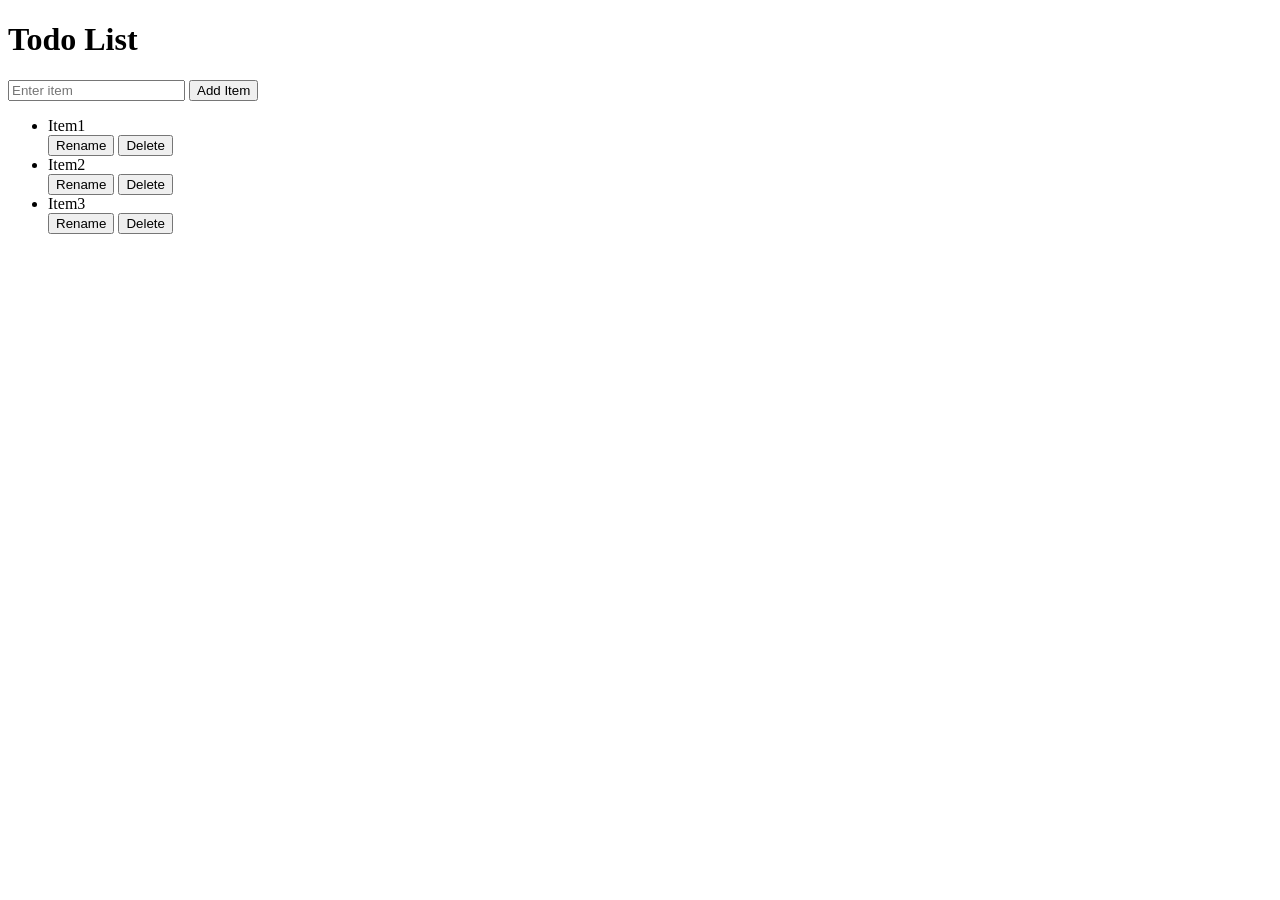
<file: prictice_1/index.html>
<!DOCTYPE html>
<html lang="en">
<head>
    <meta charset="UTF-8">
    <meta name="viewport" content="width=device-width, initial-scale=1.0">
    <title>Document</title>
</head>
<body>
     <!-- <h1>Todo List</h1>
     <ul id="list">
        <li>item-1</li>
        <li>item-2</li>
        <li>item-3</li>
     </ul>
     <input type="text" id="input">
    <button id="button">add Todo</button> -->
    <h1>Todo List</h1>

<div>
    <input type="text" id="addInput" placeholder="Enter item">
    <button id="add">Add Item</button>
</div>

<ul>
    <div class="item">
        <li> Item1 </li>
            <button class="rename">Rename</button>
            <button class="del">Delete</button>
         
    </div>
    <div class="item">
        <li> Item2</li>
            <button class="rename">Rename</button>
            <button class="del">Delete</button>
          
    </div>
    <div class="item">
        <li>Item3</li>
            <button class="rename">Rename</button>
            <button class="del">Delete</button>
          
    </div>
 

</ul>









    <script src="app.js"></script>
</body>
</html>
</file>
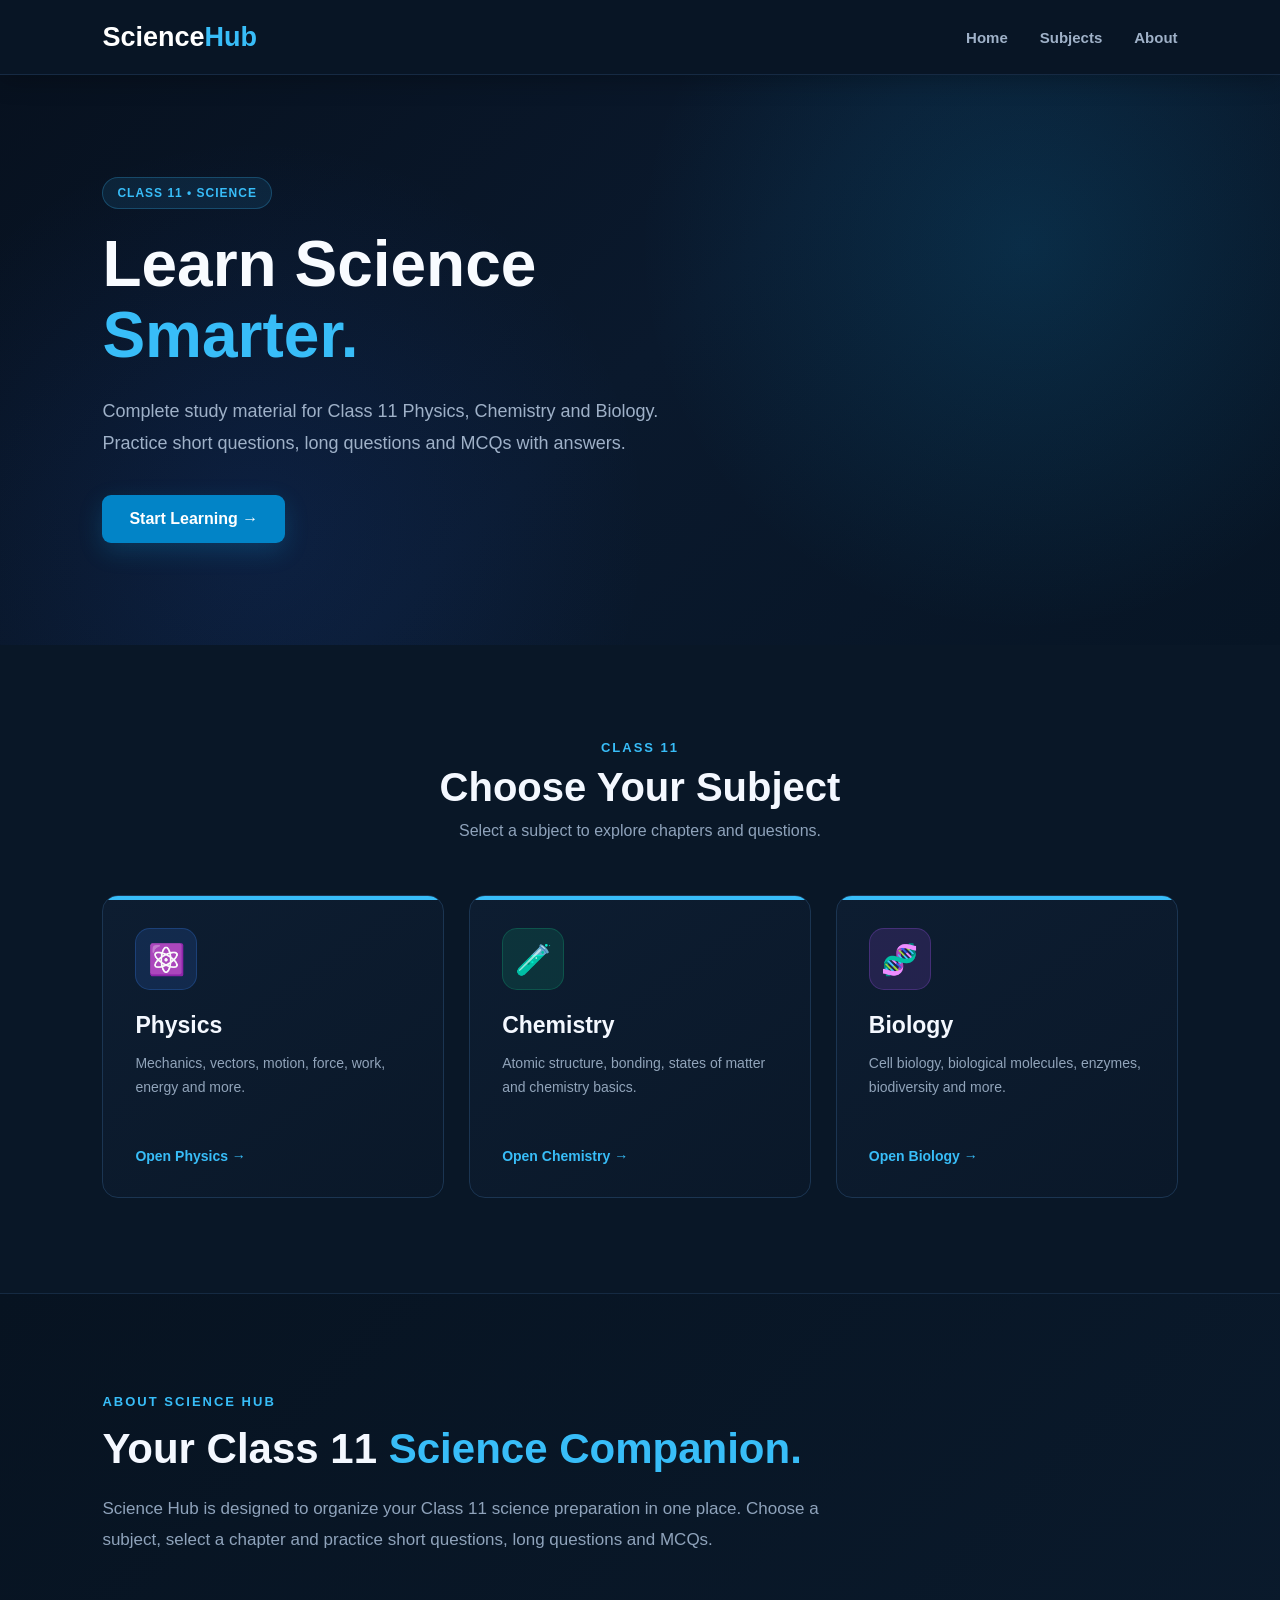
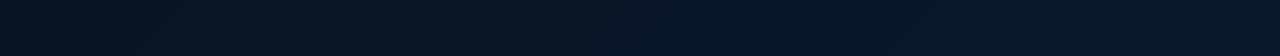
<file: project/index.html>
<!DOCTYPE html>
<html lang="en">

<head>
    <meta charset="UTF-8">
    <meta name="viewport" content="width=device-width, initial-scale=1.0">

    <title>Science Hub - Class 11</title>

    <link rel="stylesheet" href="style.css">
</head>

<body>

   

    <header class="navbar">

        <div class="logo">
            Science<span>Hub</span>
        </div>

        <nav>
            <a href="#home">Home</a>
            <a href="#subjects">Subjects</a>
            <a href="#about">About</a>
        </nav>

    </header>


   

    <section class="hero" id="home">

        <div class="hero-content">

            <div class="badge">
                CLASS 11 • SCIENCE
            </div>

            <h1>
                Learn Science
                <span>Smarter.</span>
            </h1>

            <p>
                Complete study material for Class 11
                Physics, Chemistry and Biology.
                Practice short questions, long questions
                and MCQs with answers.
            </p>

            <a href="#subjects" class="hero-btn">
                Start Learning →
            </a>

        </div>

    </section>




    <section class="subjects" id="subjects">

        <div class="section-title">

            <p>CLASS 11</p>

            <h2>
                Choose Your Subject
            </h2>

            <span>
                Select a subject to explore chapters and questions.
            </span>

        </div>


        <div class="subject-grid">


            
            <div
                class="subject-card physics"
                onclick="openSubject('physics')"
            >

                <div class="subject-icon">
                    ⚛️
                </div>

                <h3>
                    Physics
                </h3>

                <p>
                    Mechanics, vectors, motion,
                    force, work, energy and more.
                </p>

                <button>
                    Open Physics →
                </button>

            </div>


       

            <div
                class="subject-card chemistry"
                onclick="openSubject('chemistry')"
            >

                <div class="subject-icon">
                    🧪
                </div>

                <h3>
                    Chemistry
                </h3>

                <p>
                    Atomic structure, bonding,
                    states of matter and chemistry basics.
                </p>

                <button>
                    Open Chemistry →
                </button>

            </div>


           

            <div
                class="subject-card biology"
                onclick="openSubject('biology')"
            >

                <div class="subject-icon">
                    🧬
                </div>

                <h3>
                    Biology
                </h3>

                <p>
                    Cell biology, biological molecules,
                    enzymes, biodiversity and more.
                </p>

                <button>
                    Open Biology →
                </button>

            </div>

        </div>

    </section>




    <section class="about" id="about">

        <div class="about-content">

            <p class="section-label">
                ABOUT SCIENCE HUB
            </p>

            <h2>
                Your Class 11
                <span>Science Companion.</span>
            </h2>

            <p>
                Science Hub is designed to organize your
                Class 11 science preparation in one place.
                Choose a subject, select a chapter and
                practice short questions, long questions
                and MCQs.
            </p>

        </div>

    </section>


    <!-- ================= JAVASCRIPT ================= -->

    <script src="app.js"></script>

</body>

</html>
</file>
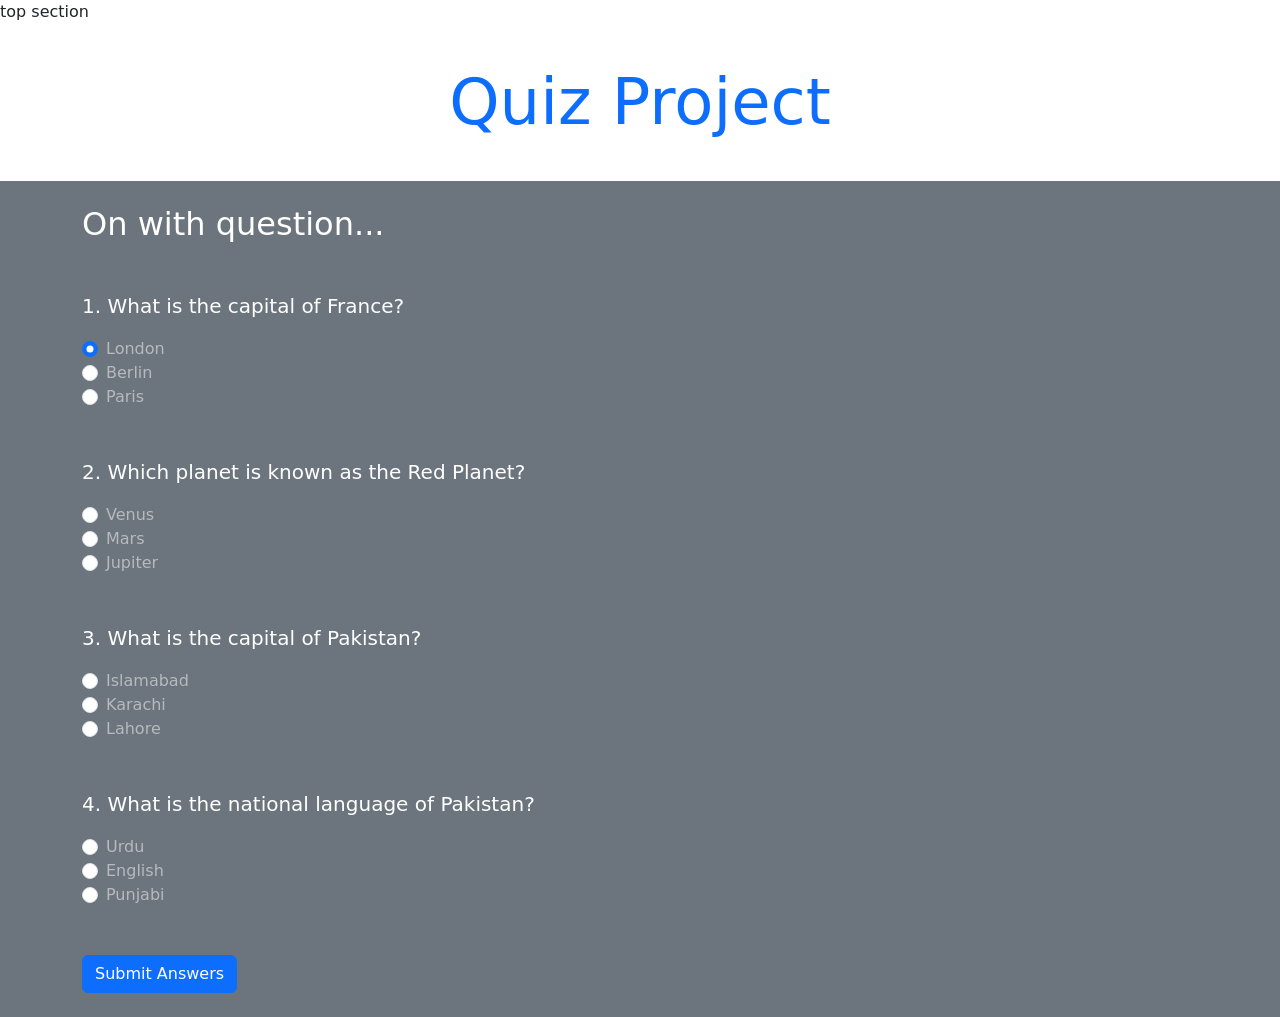
<file: quiz-ptoject/index.html>
<!DOCTYPE html>
<html lang="en">
<head>
    <meta charset="UTF-8">
    <meta name="viewport" content="width=device-width, initial-scale=1.0">
    <link href="https://cdn.jsdelivr.net/npm/bootstrap@5.3.8/dist/css/bootstrap.min.css" rel="stylesheet">
    <title>Document</title>
</head>
<body>
      top section 
  <div class="intro py-3 bg-white text-center">
    <div class="container">
      <h2 class="text-primary display-3 my-4">Quiz Project</h2>
    </div>
  </div>

  <div class="result py-4 bg-white text-center d-none">
    <div class="container lead">
      <p>
        You are <span class="text-primary display-4 p-3">0%</span> Correct
      </p>
    </div>
  </div>

  <div class="quiz py-4 bg-secondary">
    <div class="container">
      <h2 class="my5 text-white">On with question...</h2>

      <form class="quiz-form text-white">
        <div class="my-5">
          <p class="lead font-weight-normal">
            1. What is the capital of France?
          </p>
          <div class="form-check text-white-50 my-2">
            <label class="form-check-label d-block">
              <input type="radio" name="q1" value="a" class="form-check-input" checked />London
            </label>
            <label class="form-check-label d-block">
              <input type="radio" name="q1" value="b" class="form-check-input" />Berlin
            </label>
            <label class="form-check-label d-block">
              <input type="radio" name="q1" value="c" class="form-check-input" />Paris
            </label>
          </div>
        </div>

        <div class="my-5">
          <p class="lead font-weight-normal">
            2. Which planet is known as the Red Planet?
          </p>
          <div class="form-check text-white-50 my-2">
            <label class="form-check-label d-block">
              <input type="radio" name="q2" value="a" class="form-check-input" />Venus
            </label>
            <label class="form-check-label d-block">
              <input type="radio" name="q2" value="b" class="form-check-input" />Mars
            </label>
            <label class="form-check-label d-block">
              <input type="radio" name="q2" value="c" class="form-check-input" />Jupiter
            </label>
          </div>
        </div>

        <div class="my-5">
          <p class="lead font-weight-normal">
            3. What is the capital of Pakistan?
          </p>
          <div class="form-check text-white-50 my-2">
            <label class="form-check-label d-block">
              <input type="radio" name="q3" value="a" class="form-check-input" />Islamabad
            </label>
            <label class="form-check-label d-block">
              <input type="radio" name="q3" value="b" class="form-check-input" />Karachi
            </label>
            <label class="form-check-label d-block">
              <input type="radio" name="q3" value="c" class="form-check-input" />Lahore
            </label>
          </div>
        </div>

        <div class="my-5">
          <p class="lead font-weight-normal">
            4. What is the national language of Pakistan?
          </p>
          <div class="form-check text-white-50 my-2">
            <label class="form-check-label d-block">
              <input type="radio" name="q4" value="a" class="form-check-input" />Urdu
            </label>
            <label class="form-check-label d-block">
              <input type="radio" name="q4" value="b" class="form-check-input" />English
            </label>
            <label class="form-check-label d-block">
              <input type="radio" name="q4" value="c" class="form-check-input" />Punjabi
            </label>
          </div>
        </div>


        <input type="submit" class="btn btn-primary" value="Submit Answers" />
      </form>
    </div>
  </div>

  <script src="https://cdn.jsdelivr.net/npm/bootstrap@5.3.3/dist/js/bootstrap.bundle.min.js"></script>
  <script src="./app.js"></script>
  <!-- <script src="./script.js"></script> -->

    <script src="app.js"></script>
</body>
</html>
</file>
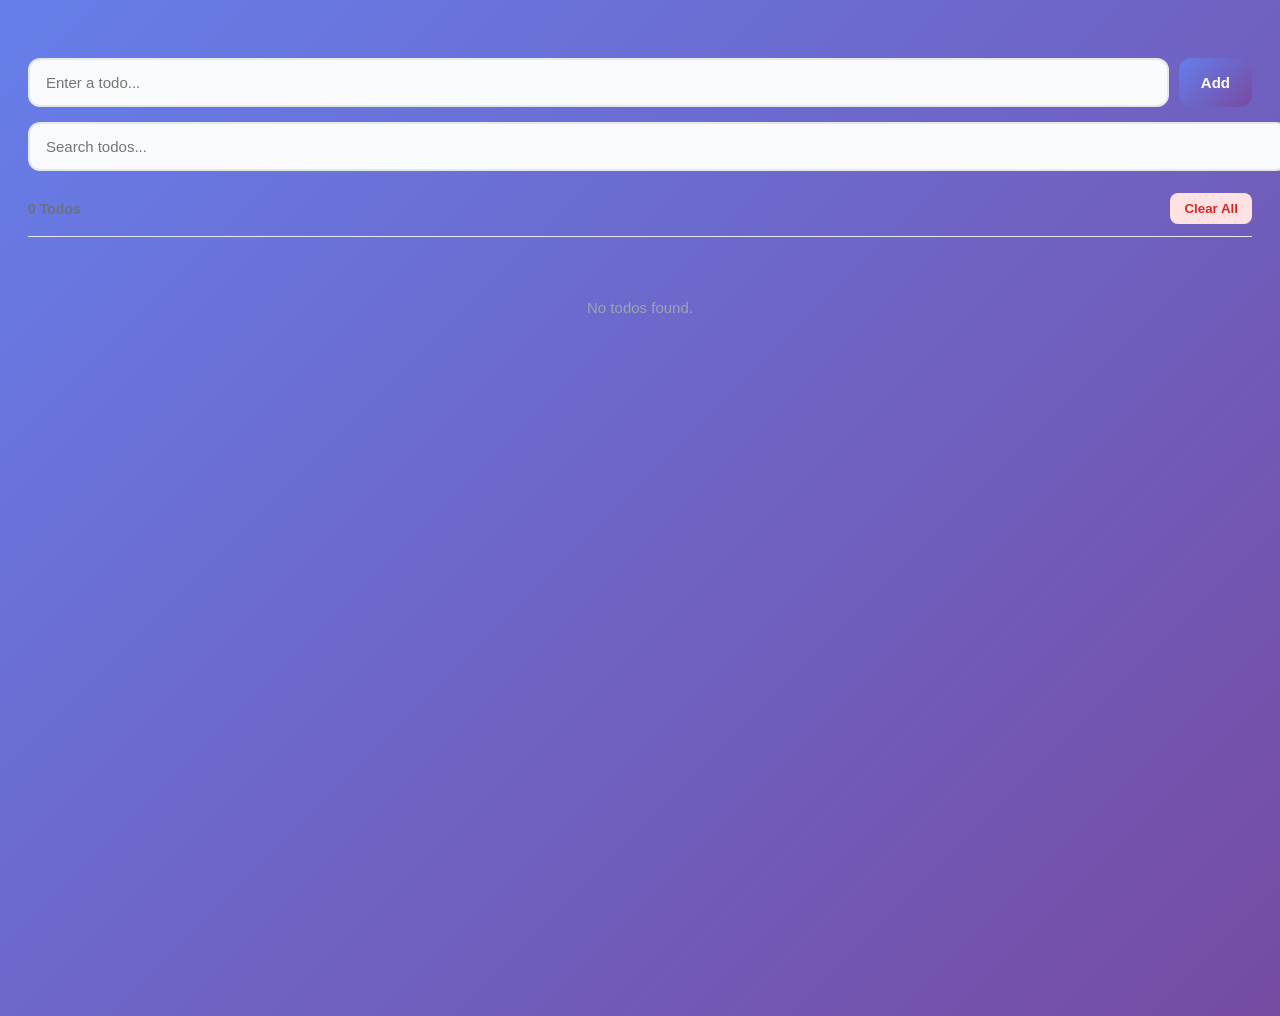
<file: todo-list/Todo.html>
<!DOCTYPE html>
<html lang="en">
<head>
    <meta charset="UTF-8">
    <meta name="viewport" content="width=device-width, initial-scale=1.0">
    <title>Document</title>
    <link rel="stylesheet" href="style.css">
</head>
<body>
    <div class="add-box">
        <input type="text" id="todoInput" placeholder="Enter a todo...">
        <button id="addBtn">Add</button>
      </div>
      
      <div class="search-box">
        <input type="text" id="searchInput" placeholder="Search todos...">
      </div>
      
      <div class="todo-header">
        <span id="todoCount">0 Todos</span>
        <button id="clearBtn">Clear All</button>
      </div>
      
      <ul id="todoList"></ul>
      
      <p id="emptyMessage">No todos found.</p>

    <script src="app.js"></script>
</body>
</html>
</file>
<file: project/style.css>
/* =========================================
   SCIENCE HUB
   CLASS 11
   DARK NAVY THEME
========================================= */


/* ================= RESET ================= */

* {
    margin: 0;
    padding: 0;
    box-sizing: border-box;
}

html {
    scroll-behavior: smooth;
}

body {
    font-family: Arial, Helvetica, sans-serif;
    background: #07111f;
    color: #eaf2ff;
}


/* ================= NAVBAR ================= */

.navbar {
    height: 75px;
    padding: 0 8%;

    display: flex;
    align-items: center;
    justify-content: space-between;

    background: #081525;
    border-bottom: 1px solid #162a43;

    position: sticky;
    top: 0;
    z-index: 1000;

    box-shadow: 0 5px 25px rgba(0, 0, 0, 0.25);
}

.logo {
    font-size: 27px;
    font-weight: 800;
    color: #ffffff;
}

.logo span {
    color: #38bdf8;
}

.navbar nav {
    display: flex;
    gap: 32px;
}

.navbar nav a {
    color: #9fb1c8;
    text-decoration: none;
    font-size: 15px;
    font-weight: 600;
    transition: 0.3s;
}

.navbar nav a:hover {
    color: #38bdf8;
}


/* ================= HERO ================= */

.hero {
    min-height: 570px;
    padding: 80px 8%;

    display: flex;
    align-items: center;

    background:
        radial-gradient(
            circle at 80% 30%,
            rgba(14, 165, 233, 0.15),
            transparent 35%
        ),
        radial-gradient(
            circle at 20% 80%,
            rgba(37, 99, 235, 0.12),
            transparent 35%
        ),
        linear-gradient(
            135deg,
            #07111f,
            #0a192d,
            #071525
        );
}

.hero-content {
    max-width: 720px;
}

.badge {
    display: inline-block;

    padding: 8px 14px;
    margin-bottom: 20px;

    background: rgba(56, 189, 248, 0.1);
    color: #38bdf8;

    border: 1px solid rgba(56, 189, 248, 0.25);

    border-radius: 50px;

    font-size: 12px;
    font-weight: 700;

    letter-spacing: 1px;
}

.hero h1 {
    font-size: 64px;
    line-height: 1.1;
    margin-bottom: 25px;

    color: #f8fbff;
}

.hero h1 span {
    color: #38bdf8;
    display: block;
}

.hero p {
    max-width: 620px;

    color: #9fb1c8;

    font-size: 18px;
    line-height: 1.8;

    margin-bottom: 35px;
}

.hero-btn {
    display: inline-block;

    padding: 15px 27px;

    background: #0284c7;
    color: white;

    text-decoration: none;

    border-radius: 9px;

    font-weight: 700;

    transition: 0.3s;

    box-shadow:
        0 8px 25px rgba(14, 165, 233, 0.2);
}

.hero-btn:hover {
    background: #0ea5e9;

    transform: translateY(-3px);

    box-shadow:
        0 12px 30px rgba(14, 165, 233, 0.3);
}


/* ================= SUBJECTS ================= */

.subjects {
    padding: 95px 8%;
    background: #091727;
}

.section-title {
    text-align: center;
    margin-bottom: 55px;
}

.section-title p {
    color: #38bdf8;

    font-size: 13px;
    font-weight: 700;

    letter-spacing: 2px;

    margin-bottom: 10px;
}

.section-title h2 {
    font-size: 40px;
    margin-bottom: 12px;

    color: #f4f8ff;
}

.section-title span {
    color: #8fa3bb;
    font-size: 16px;
}


/* ================= SUBJECT GRID ================= */

.subject-grid {
    max-width: 1100px;
    margin: auto;

    display: grid;

    grid-template-columns:
        repeat(3, 1fr);

    gap: 25px;
}


/* ================= SUBJECT CARD ================= */

.subject-card {
    padding: 32px;

    background:
        linear-gradient(
            145deg,
            #0d1d31,
            #0a1829
        );

    border: 1px solid #1b3552;

    border-radius: 16px;

    cursor: pointer;

    transition: 0.3s;

    position: relative;
    overflow: hidden;
}

.subject-card:hover {
    transform: translateY(-8px);

    box-shadow:
        0 18px 45px rgba(0, 0, 0, 0.35);

    border-color: #2b5b83;
}

.subject-card::before {
    content: "";

    position: absolute;

    left: 0;
    top: 0;

    width: 100%;
    height: 4px;

    background: #38bdf8;
}


/* ================= ICON ================= */

.subject-icon {
    width: 62px;
    height: 62px;

    display: flex;
    align-items: center;
    justify-content: center;

    border-radius: 15px;

    font-size: 30px;

    margin-bottom: 22px;
}

.physics .subject-icon {
    background: rgba(59, 130, 246, 0.15);
    border: 1px solid rgba(59, 130, 246, 0.25);
}

.chemistry .subject-icon {
    background: rgba(16, 185, 129, 0.15);
    border: 1px solid rgba(16, 185, 129, 0.25);
}

.biology .subject-icon {
    background: rgba(168, 85, 247, 0.15);
    border: 1px solid rgba(168, 85, 247, 0.25);
}


/* ================= CARD TEXT ================= */

.subject-card h3 {
    font-size: 23px;
    margin-bottom: 13px;

    color: #f4f8ff;
}

.subject-card p {
    min-height: 75px;

    color: #91a4ba;

    font-size: 14px;
    line-height: 1.7;

    margin-bottom: 20px;
}

.subject-card button {
    border: none;

    background: transparent;

    color: #38bdf8;

    font-weight: 700;

    cursor: pointer;

    font-size: 14px;
}


/* ================= ABOUT ================= */

.about {
    padding: 100px 8%;

    background:
        linear-gradient(
            135deg,
            #071321,
            #0a1a2c
        );

    border-top: 1px solid #152a42;
}

.about-content {
    max-width: 750px;
}

.section-label {
    color: #38bdf8;

    font-size: 13px;
    font-weight: 700;

    letter-spacing: 2px;

    margin-bottom: 15px;
}

.about h2 {
    font-size: 42px;
    line-height: 1.2;

    margin-bottom: 20px;

    color: #f4f8ff;
}

.about h2 span {
    color: #38bdf8;
}

.about-content > p:last-child {
    color: #8fa3bb;

    font-size: 17px;
    line-height: 1.8;
}


/* =========================================
   SUBJECT PAGE
========================================= */

.subject-page {
    min-height: 100vh;

    padding: 50px 8% 80px;

    background:
        radial-gradient(
            circle at 10% 10%,
            rgba(14, 165, 233, 0.08),
            transparent 30%
        ),
        linear-gradient(
            180deg,
            #07111f,
            #091a2d
        );
}


/* ================= BACK BUTTON ================= */

.back-btn {
    border: none;

    padding: 12px 20px;

    margin-bottom: 25px;

    border-radius: 8px;

    background: #13283f;
    color: #dbeafe;

    border: 1px solid #24415e;

    cursor: pointer;

    font-size: 14px;
    font-weight: 700;

    transition: 0.3s;
}

.back-btn:hover {
    background: #0284c7;

    border-color: #38bdf8;

    transform: translateX(-3px);
}


/* ================= SUBJECT HEADER ================= */

.subject-header {
    max-width: 1050px;

    margin: auto;
    margin-bottom: 30px;

    padding: 38px;

    background:
        linear-gradient(
            145deg,
            #0e2035,
            #0a192b
        );

    border-radius: 18px;

    border: 1px solid #1b3855;

    box-shadow:
        0 10px 35px rgba(0, 0, 0, 0.25);
}

.subject-header h1 {
    font-size: 42px;
    margin-bottom: 12px;

    color: #f4f8ff;
}

.subject-header p {
    color: #8fa3bb;
    line-height: 1.7;
}


/* ================= CHAPTERS ================= */

.chapters {
    max-width: 1050px;

    margin: auto;

    display: grid;

    grid-template-columns:
        repeat(2, 1fr);

    gap: 20px;
}

.chapter {
    padding: 27px;

    background:
        linear-gradient(
            145deg,
            #0d1e32,
            #0a192a
        );

    border: 1px solid #1b3551;

    border-radius: 15px;

    transition: 0.3s;
}

.chapter:hover {
    transform: translateY(-5px);

    box-shadow:
        0 15px 35px rgba(0, 0, 0, 0.3);

    border-color: #285276;
}

.chapter h3 {
    font-size: 18px;
    line-height: 1.5;

    margin-bottom: 20px;

    color: #eaf3ff;
}


/* ================= QUESTION BUTTONS ================= */

.question-buttons {
    display: flex;

    flex-wrap: wrap;

    gap: 8px;
}

.question-buttons button {
    border: none;

    color: white;

    padding: 10px 13px;

    border-radius: 7px;

    cursor: pointer;

    font-size: 12px;
    font-weight: 700;

    transition: 0.25s;
}

.short-btn {
    background: #2563eb;
}

.short-btn:hover {
    background: #3b82f6;
    transform: translateY(-2px);
}

.long-btn {
    background: #7c3aed;
}

.long-btn:hover {
    background: #8b5cf6;
    transform: translateY(-2px);
}

.mcq-btn {
    background: #059669;
}

.mcq-btn:hover {
    background: #10b981;
    transform: translateY(-2px);
}


/* ================= QUESTIONS AREA ================= */

.questions-area {
    display: none;

    max-width: 1050px;

    margin: 30px auto 0;

    padding: 35px;

    background:
        linear-gradient(
            145deg,
            #0d1e32,
            #091827
        );

    border-radius: 18px;

    border: 1px solid #1c3854;

    box-shadow:
        0 12px 35px rgba(0, 0, 0, 0.3);
}

.questions-area.active {
    display: block;

    animation: showQuestions 0.3s ease;
}

@keyframes showQuestions {

    from {
        opacity: 0;
        transform: translateY(15px);
    }

    to {
        opacity: 1;
        transform: translateY(0);
    }
}


/* ================= QUESTION HEADING ================= */

.questions-area h2 {
    font-size: 28px;

    margin-bottom: 8px;

    color: #f4f8ff;
}

.questions-area h3 {
    color: #8fa3bb;

    font-size: 15px;
    font-weight: 500;

    margin-bottom: 25px;
}


/* ================= QUESTION ================= */

.question {
    padding: 20px;

    margin-bottom: 15px;

    background: #0a1929;

    border: 1px solid #1b344e;

    border-radius: 10px;

    color: #c9d7e8;

    font-size: 15px;
    line-height: 1.7;

    transition: 0.25s;
}

.question:hover {
    border-color: #2b597c;

    background: #0c1d30;
}


/* ================= ANSWER ================= */

.answer {
    margin-top: 15px;

    padding: 13px 15px;

    background: rgba(16, 185, 129, 0.1);

    border-left: 4px solid #10b981;

    border-radius: 6px;

    color: #6ee7b7;

    font-size: 14px;

    line-height: 1.6;
}


/* ================= ANSWER TEXT ================= */

.answer-text {
    margin-top: 12px;

    padding: 13px 15px;

    background: rgba(56, 189, 248, 0.06);

    border-left: 4px solid #38bdf8;

    border-radius: 6px;

    color: #b9cce1;

    font-size: 14px;

    line-height: 1.7;
}

.answer-text strong {
    color: #38bdf8;
}


/* ================= MCQ OPTIONS ================= */

.mcq-options {
    margin-top: 12px;
}

.mcq-option {
    display: block;

    padding: 12px 14px;

    margin: 8px 0;

    background: #0d2034;

    border: 1px solid #203c58;

    border-radius: 7px;

    cursor: pointer;

    color: #cbd8e7;

    transition: 0.2s;
}

.mcq-option:hover {
    background: #112942;

    border-color: #38bdf8;

    color: #ffffff;
}

.mcq-option input {
    margin-right: 8px;

    accent-color: #38bdf8;
}


/* ================= CHECK BUTTON ================= */

.check-answer {
    margin-top: 15px;

    padding: 10px 18px;

    border: none;

    border-radius: 7px;

    background: #0284c7;

    color: white;

    font-weight: 700;

    cursor: pointer;

    transition: 0.3s;
}

.check-answer:hover {
    background: #0ea5e9;

    transform: translateY(-2px);

    box-shadow:
        0 7px 20px rgba(14, 165, 233, 0.2);
}


/* ================= FOOTER ================= */

footer {
    background: #050d18;

    color: #71849b;

    text-align: center;

    padding: 25px;

    border-top: 1px solid #15283d;
}


/* ================= MOBILE ================= */

@media (max-width: 900px) {

    .subject-grid {
        grid-template-columns:
            repeat(2, 1fr);
    }

    .chapters {
        grid-template-columns: 1fr;
    }

    .hero h1 {
        font-size: 52px;
    }
}


/* ================= SMALL MOBILE ================= */

@media (max-width: 600px) {

    .navbar {
        height: auto;

        padding: 20px 6%;

        flex-direction: column;

        gap: 18px;
    }

    .navbar nav {
        gap: 20px;

        flex-wrap: wrap;

        justify-content: center;
    }

    .hero {
        padding: 70px 6%;

        min-height: 520px;
    }

    .hero h1 {
        font-size: 42px;
    }

    .hero p {
        font-size: 16px;
    }

    .subjects {
        padding: 70px 6%;
    }

    .subject-grid {
        grid-template-columns: 1fr;
    }

    .section-title h2 {
        font-size: 32px;
    }

    .about {
        padding: 70px 6%;
    }

    .about h2 {
        font-size: 34px;
    }

    .subject-page {
        padding: 40px 6% 60px;
    }

    .subject-header {
        padding: 25px;
    }

    .subject-header h1 {
        font-size: 32px;
    }

    .question-buttons {
        flex-direction: column;
    }

    .question-buttons button {
        width: 100%;

        padding: 12px;
    }

    .questions-area {
        padding: 22px;
    }

    .questions-area h2 {
        font-size: 24px;
    }
}
</file>
<file: todo-list/style.css>
body {
    font-family: "Segoe UI", Arial, sans-serif;
    background: linear-gradient(135deg, #667eea, #764ba2);
    min-height: 100vh;
    padding: 50px 20px;
    color: #1f2937;
    }
    
    /* Main Container */
    .container {
    width: 100%;
    max-width: 650px;
    margin: auto;
    background: rgba(255, 255, 255, 0.97);
    padding: 30px;
    border-radius: 20px;
    box-shadow: 0 20px 50px rgba(0, 0, 0, 0.2);
    }
    
    /* Heading */
    .container h1 {
    text-align: center;
    font-size: 32px;
    margin-bottom: 25px;
    color: #111827;
    }
    
    /* Add Todo Box */
    .add-box {
    display: flex;
    gap: 10px;
    margin-bottom: 15px;
    }
    
    .add-box input,
    .search-box input {
    flex: 1;
    width: 100%;
    padding: 14px 16px;
    border: 2px solid #e5e7eb;
    border-radius: 12px;
    outline: none;
    font-size: 15px;
    background: #f9fafb;
    transition: 0.3s;
    }
    
    .add-box input:focus,
    .search-box input:focus {
    border-color: #667eea;
    background: #fff;
    box-shadow: 0 0 0 4px rgba(102, 126, 234, 0.12);
    }
    
    /* Add Button */
    #addBtn {
    border: none;
    padding: 0 22px;
    border-radius: 12px;
    background: linear-gradient(135deg, #667eea, #764ba2);
    color: white;
    font-size: 15px;
    font-weight: 600;
    cursor: pointer;
    transition: 0.3s;
    }
    
    #addBtn:hover {
    transform: translateY(-2px);
    box-shadow: 0 7px 18px rgba(102, 126, 234, 0.35);
    }
    
    #addBtn:active {
    transform: scale(0.97);
    }
    
    /* Search Box */
    .search-box {
    margin-bottom: 22px;
    }
    
    .search-box input {
    display: block;
    }
    
    /* Todo Header */
    .todo-header {
    display: flex;
    align-items: center;
    justify-content: space-between;
    margin-bottom: 15px;
    padding-bottom: 12px;
    border-bottom: 1px solid #e5e7eb;
    }
    
    #todoCount {
    font-size: 14px;
    font-weight: 600;
    color: #6b7280;
    }
    
    /* Clear All */
    #clearBtn {
    border: none;
    padding: 8px 14px;
    border-radius: 8px;
    background: #fee2e2;
    color: #dc2626;
    font-weight: 600;
    cursor: pointer;
    transition: 0.3s;
    }
    
    #clearBtn:hover {
    background: #dc2626;
    color: white;
    }
    
    /* Todo List */
    #todoList {
    list-style: none;
    display: flex;
    flex-direction: column;
    gap: 12px;
    }
    
    /* Todo Item */
    .todo-item {
    display: flex;
    align-items: center;
    gap: 10px;
    padding: 14px;
    background: #f9fafb;
    border: 1px solid #e5e7eb;
    border-radius: 12px;
    transition: 0.3s;
    animation: slideIn 0.25s ease;
    }
    
    .todo-item:hover {
    transform: translateY(-2px);
    background: #ffffff;
    box-shadow: 0 7px 20px rgba(0, 0, 0, 0.08);
    }
    
    /* Todo Text */
    .todo-text {
    flex: 1;
    font-size: 15px;
    font-weight: 500;
    color: #374151;
    word-break: break-word;
    }
    
    /* Completed Todo */
    .todo-item.completed {
    background: #f0fdf4;
    border-color: #bbf7d0;
    }
    
    .todo-item.completed .todo-text {
    text-decoration: line-through;
    color: #9ca3af;
    }
    
    /* All Action Buttons */
    .action-btn {
    border: none;
    padding: 8px 12px;
    border-radius: 8px;
    color: white;
    font-size: 13px;
    font-weight: 600;
    cursor: pointer;
    transition: 0.25s;
    }
    
    .action-btn:hover {
    transform: translateY(-1px);
    opacity: 0.9;
    }
    
    .action-btn:active {
    transform: scale(0.95);
    }
    
    /* Done / Undo */
    .complete-btn {
    background: #22c55e;
    }
    
    /* Edit */
    .edit-btn {
    background: #f59e0b;
    }
    
    /* Delete */
    .delete-btn {
    background: #ef4444;
    }
    
    /* Empty Message */
    #emptyMessage {
    text-align: center;
    color: #9ca3af;
    font-size: 15px;
    padding: 30px 10px;
    }
    
    /* Animation */
    @keyframes slideIn {
    from {
    opacity: 0;
    transform: translateY(8px);
    }
    
    to {
    opacity: 1;
    transform: translateY(0);
    }
    }
    
    /* Tablet */
    @media (max-width: 600px) {
    body {
    padding: 25px 12px;
    }
    
    .container {
    padding: 22px 16px;
    border-radius: 16px;
    }
    
    .container h1 {
    font-size: 26px;
    }
    
    .todo-item {
    flex-wrap: wrap;
    }
    
    .todo-text {
    width: 100%;
    flex-basis: 100%;
    margin-bottom: 5px;
    }
    
    .action-btn {
    flex: 1;
    }
    }
    
    /* Mobile */
    @media (max-width: 400px) {
    .add-box {
    flex-direction: column;
    }
    
    #addBtn {
    height: 45px;
    }
    
    .container h1 {
    font-size: 24px;
    }
    
    .todo-item {
    padding: 12px;
    }
    
    .action-btn {
    padding: 8px 6px;
    font-size: 12px;
    }
    }
</file>
